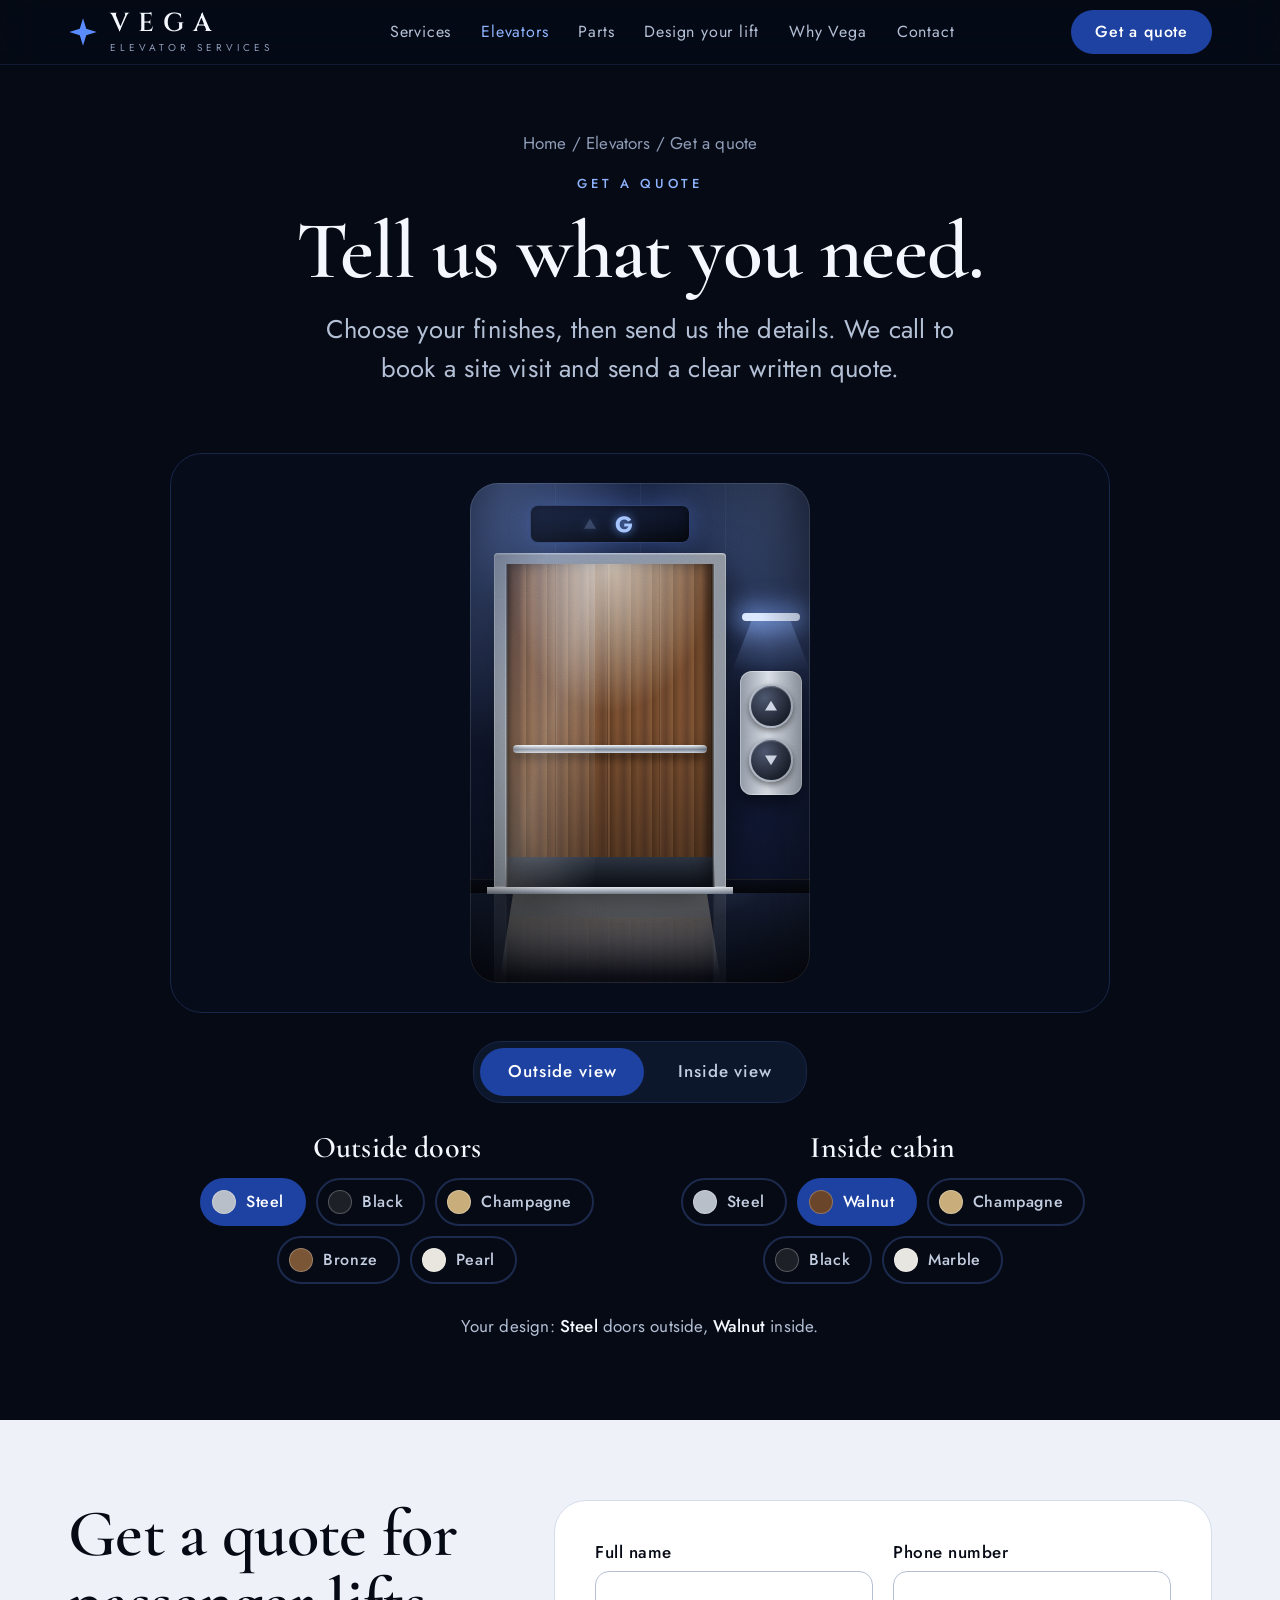
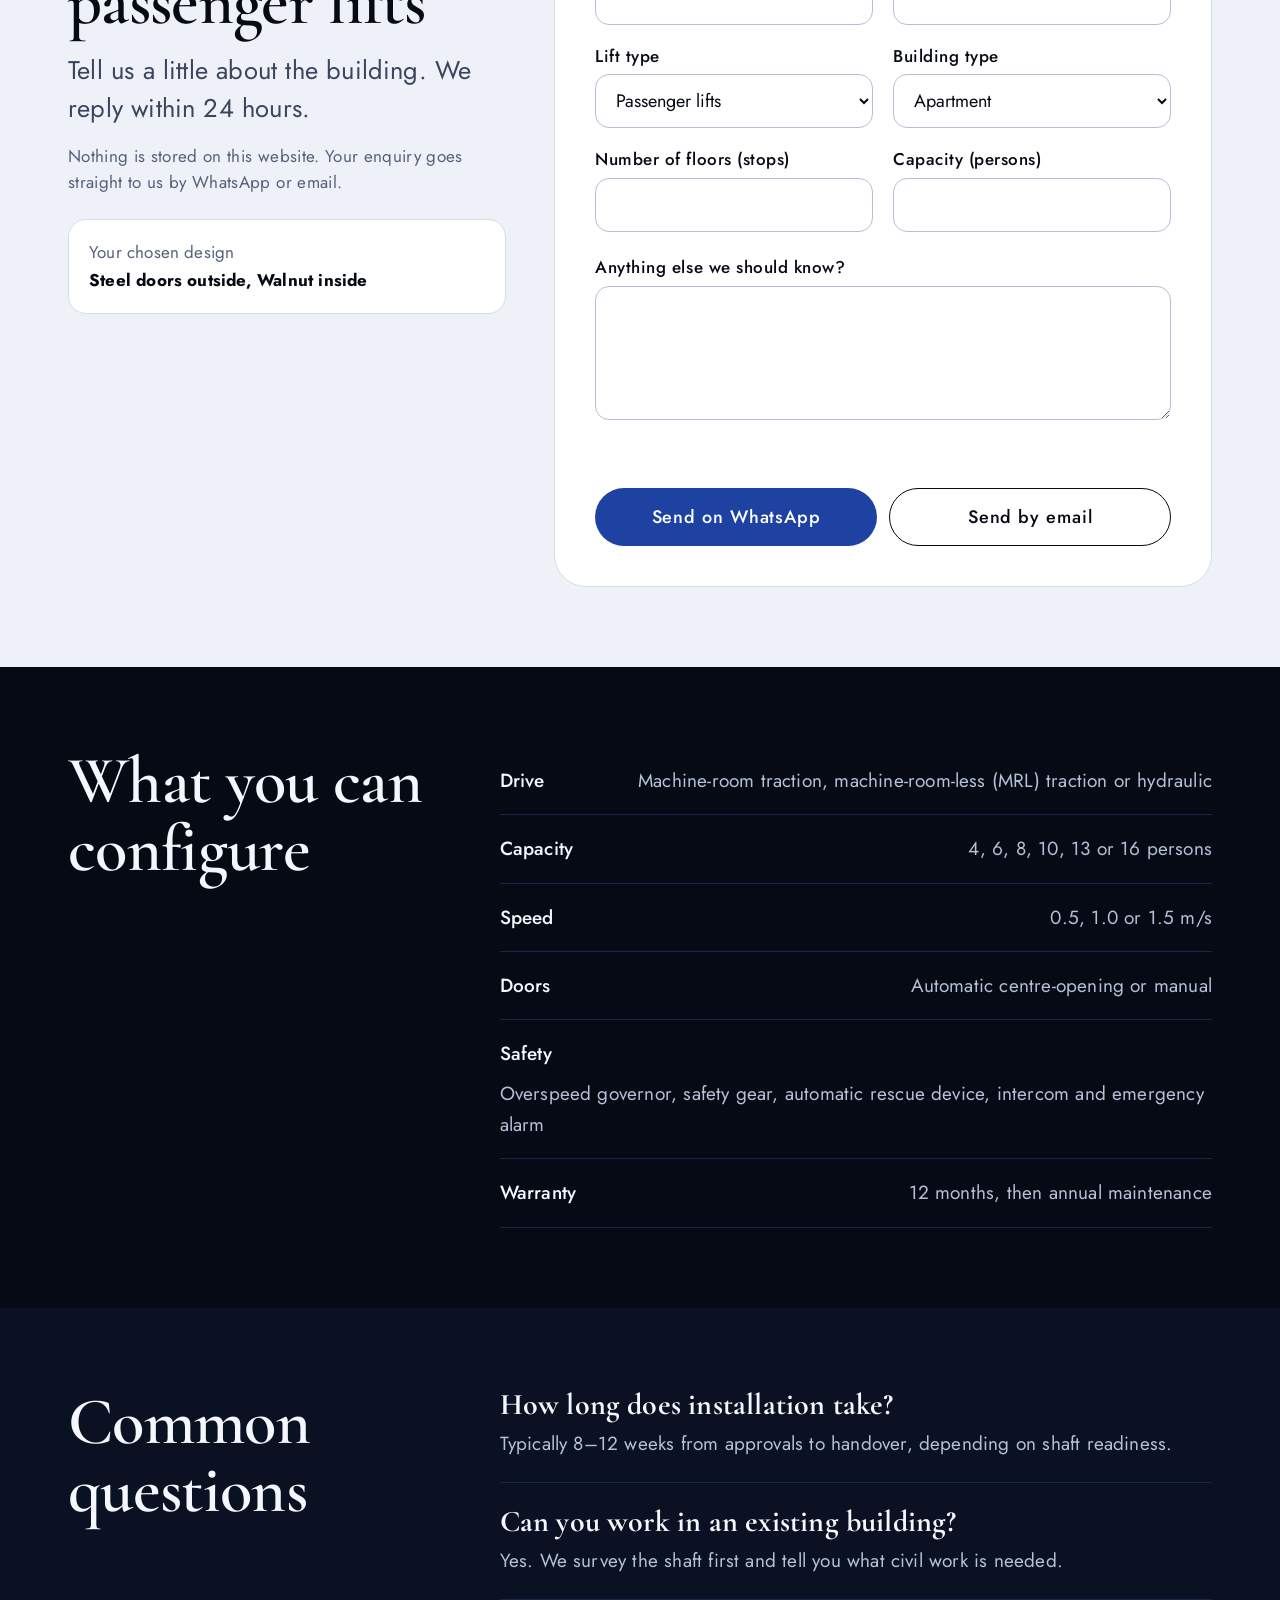
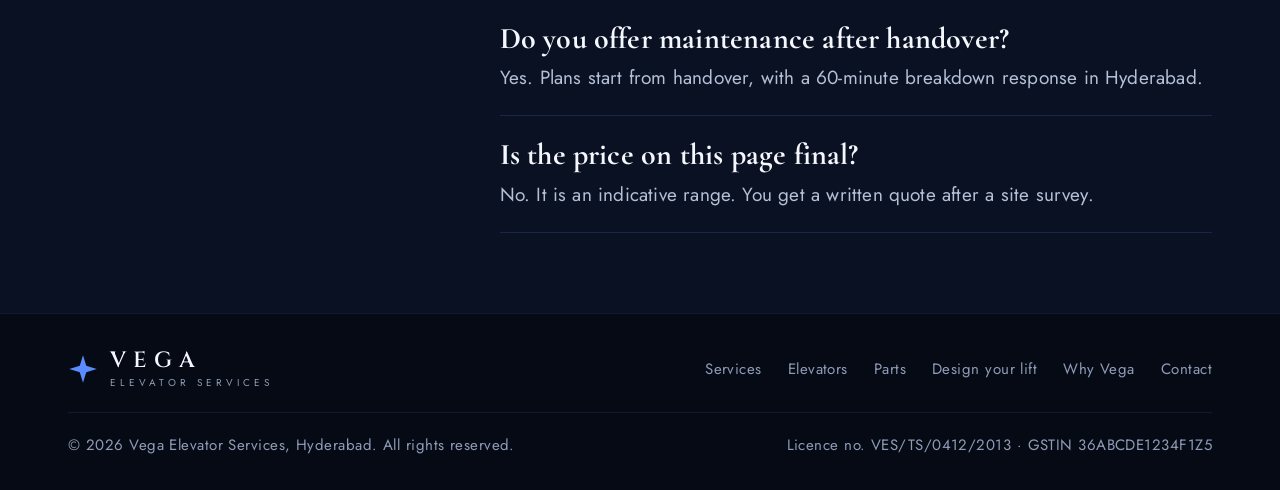
<file: quote.html>
<!DOCTYPE html>
<html lang="en">
<head>
  <meta charset="utf-8">
  <meta name="viewport" content="width=device-width, initial-scale=1">
  <title>Get a lift quote | Vega Elevator Services, Hyderabad</title>
  <meta name="description" content="Request a quote for a passenger, home, hospital, goods or glass lift in Hyderabad. Choose your finishes and send your enquiry on WhatsApp or email.">
  <meta name="theme-color" content="#060A14">
  <link rel="icon" href="assets/images/favicon.svg" type="image/svg+xml">
  <link rel="preconnect" href="https://fonts.googleapis.com">
  <link rel="preconnect" href="https://fonts.gstatic.com" crossorigin>
  <link href="https://fonts.googleapis.com/css2?family=Cinzel:wght@500;600;700&family=Cormorant+Garamond:ital,wght@0,500;0,600;0,700;1,600;1,700&family=Jost:wght@300;400;500;600;700&display=swap" rel="stylesheet">
  <link rel="stylesheet" href="assets/css/styles.css">
  <link rel="stylesheet" href="assets/css/lift.css">
</head>
<body data-page="quote">

  <header data-component="header"></header>

  <main>
    <section class="page-hero">
      <div class="wrap">
        <div class="crumbs"><a href="index.html">Home</a> / <a href="index.html#types">Elevators</a> / Get a quote</div>
        <span class="eyebrow">Get a quote</span>
        <h1>Tell us what you need.</h1>
        <p class="lead">Choose your finishes, then send us the details. We call to book a site visit and send a clear written quote.</p>
      </div>
    </section>

    <!-- Design tool -->
    <section class="band" style="padding-top:28px">
      <div class="wrap"><div data-designer></div></div>
    </section>

    <!-- Quote form -->
    <section class="band band-light" id="quote">
      <div class="wrap quote-layout">
        <div class="quote-side">
          <h2 id="quote-title">Get a quote</h2>
          <p>Tell us a little about the building. We reply within <span data-bind="business.responseTime">24 hours</span>.</p>
          <p class="fine">Nothing is stored on this website. Your enquiry goes straight to us by WhatsApp or email.</p>
          <div class="chosen"><span>Your chosen design</span><strong id="chosen-design"></strong></div>
        </div>

        <form class="quote-box" id="quote-form" novalidate>
          <div id="quote-fields" style="display:flex;flex-direction:column;gap:24px">
            <div class="form-grid">
              <div class="field"><label for="q-name">Full name</label><input class="input" id="q-name" type="text" autocomplete="name"></div>
              <div class="field"><label for="q-phone">Phone number</label><input class="input" id="q-phone" type="tel" autocomplete="tel"></div>
              <div class="field"><label for="q-type">Lift type</label><select class="input" id="q-type"></select></div>
              <div class="field"><label for="q-building">Building type</label>
                <select class="input" id="q-building">
                  <option>Apartment</option><option>Office</option><option>Hospital</option><option>Retail or mall</option><option>Factory or warehouse</option><option>House or villa</option><option>Other</option>
                </select></div>
              <div class="field"><label for="q-stops">Number of floors (stops)</label><input class="input" id="q-stops" type="number" min="2"></div>
              <div class="field"><label for="q-cap">Capacity (persons)</label><input class="input" id="q-cap" type="number" min="1"></div>
            </div>
            <div class="field"><label for="q-notes">Anything else we should know?</label><textarea class="input" id="q-notes" rows="4"></textarea></div>
            <div class="form-error" id="form-error" role="alert"></div>
            <div class="form-actions">
              <button class="btn" type="button" id="send-whatsapp">Send on WhatsApp</button>
              <button class="btn btn-outline-ink" type="button" id="send-email">Send by email</button>
            </div>
          </div>
          <div class="thanks" id="quote-thanks" hidden>
            <h3>Thank you. Your enquiry is ready to send.</h3>
            <p>Your WhatsApp or email app has opened with the details filled in. Press send and we reply within <span data-bind="business.responseTime">24 hours</span>.</p>
          </div>
        </form>
      </div>
    </section>

    <section class="band">
      <div class="wrap">
        <div class="split">
          <h2>What you can configure</h2>
          <div class="facts" id="facts"></div>
        </div>
      </div>
    </section>

    <section class="band band-alt">
      <div class="wrap">
        <div class="split">
          <h2>Common questions</h2>
          <div class="faq" id="faq"></div>
        </div>
      </div>
    </section>
  </main>

  <footer data-component="footer"></footer>

  <script src="assets/js/config.js"></script>
  <script src="assets/js/parts-data.js"></script>
  <script src="assets/js/scenes.js"></script>
  <script src="assets/js/part-art.js"></script>
  <script src="assets/js/lift.js"></script>
  <script src="assets/js/site.js"></script>
</body>
</html>
</file>
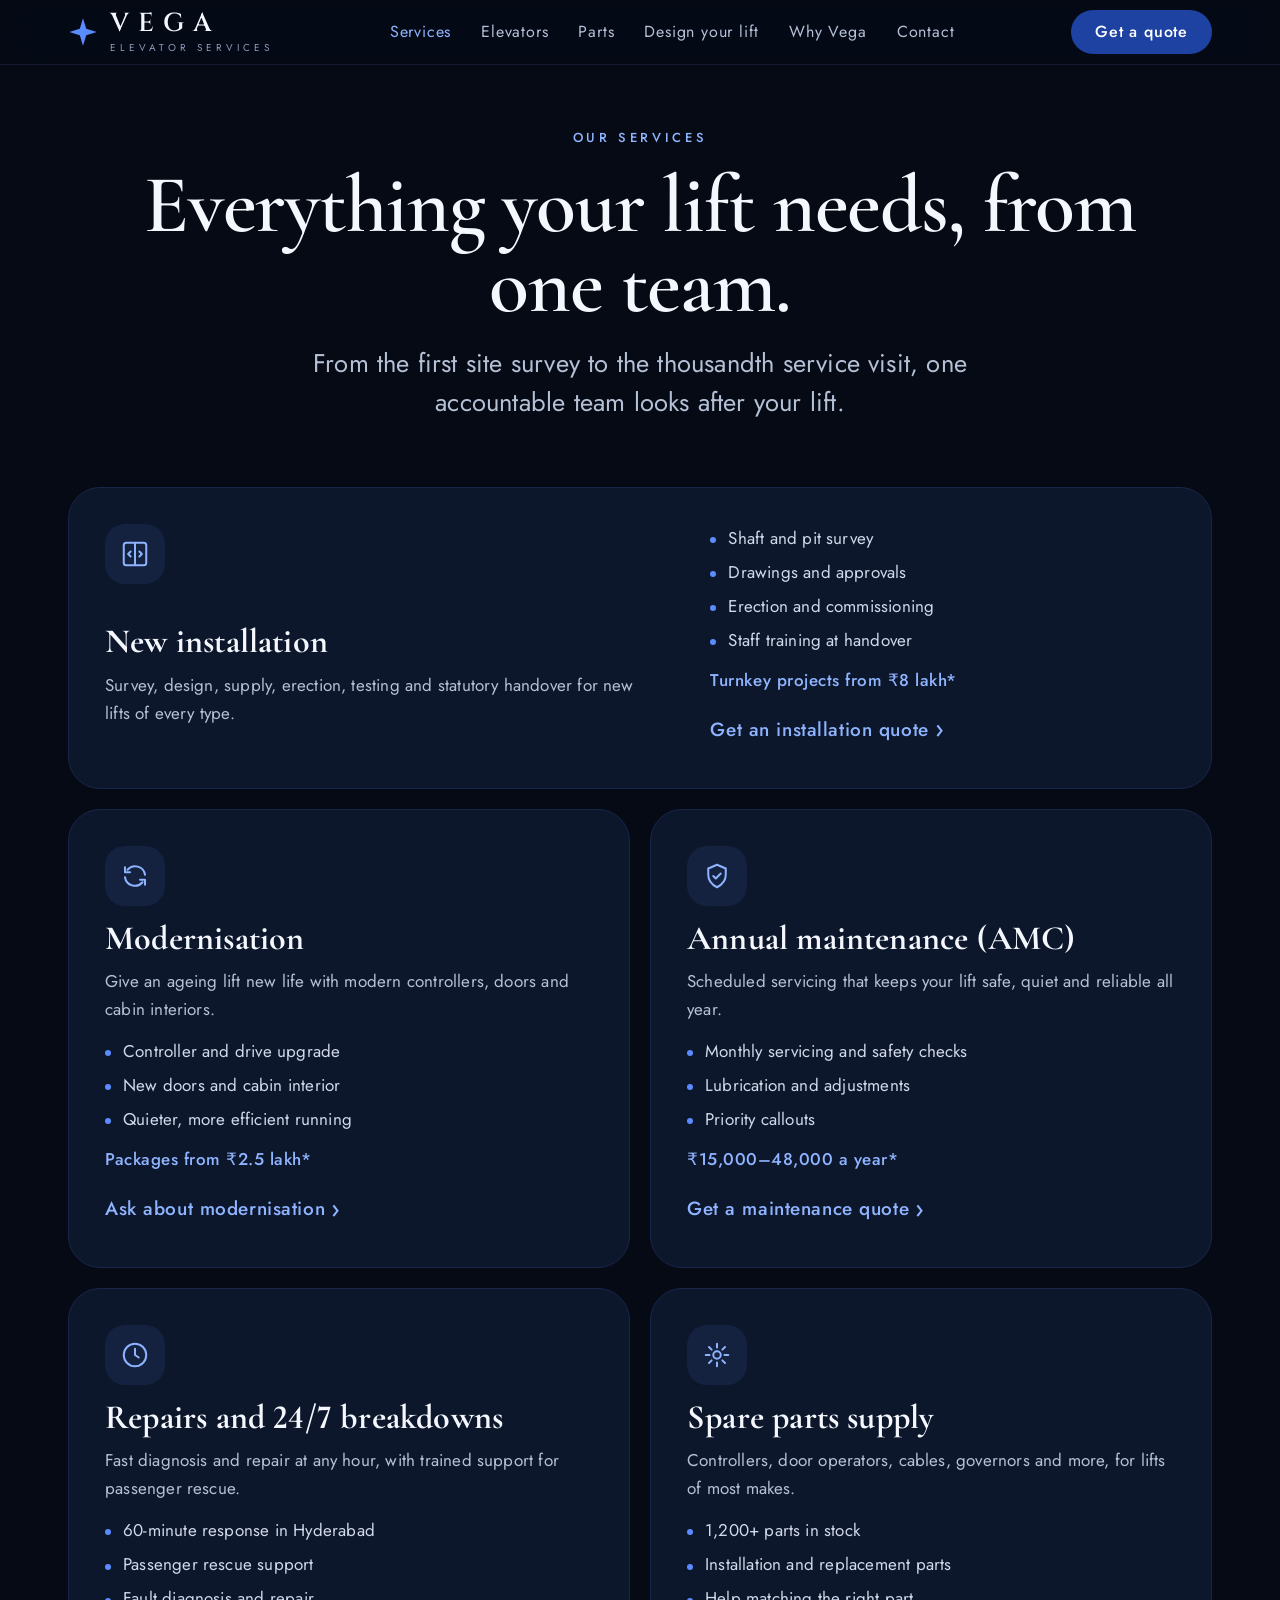
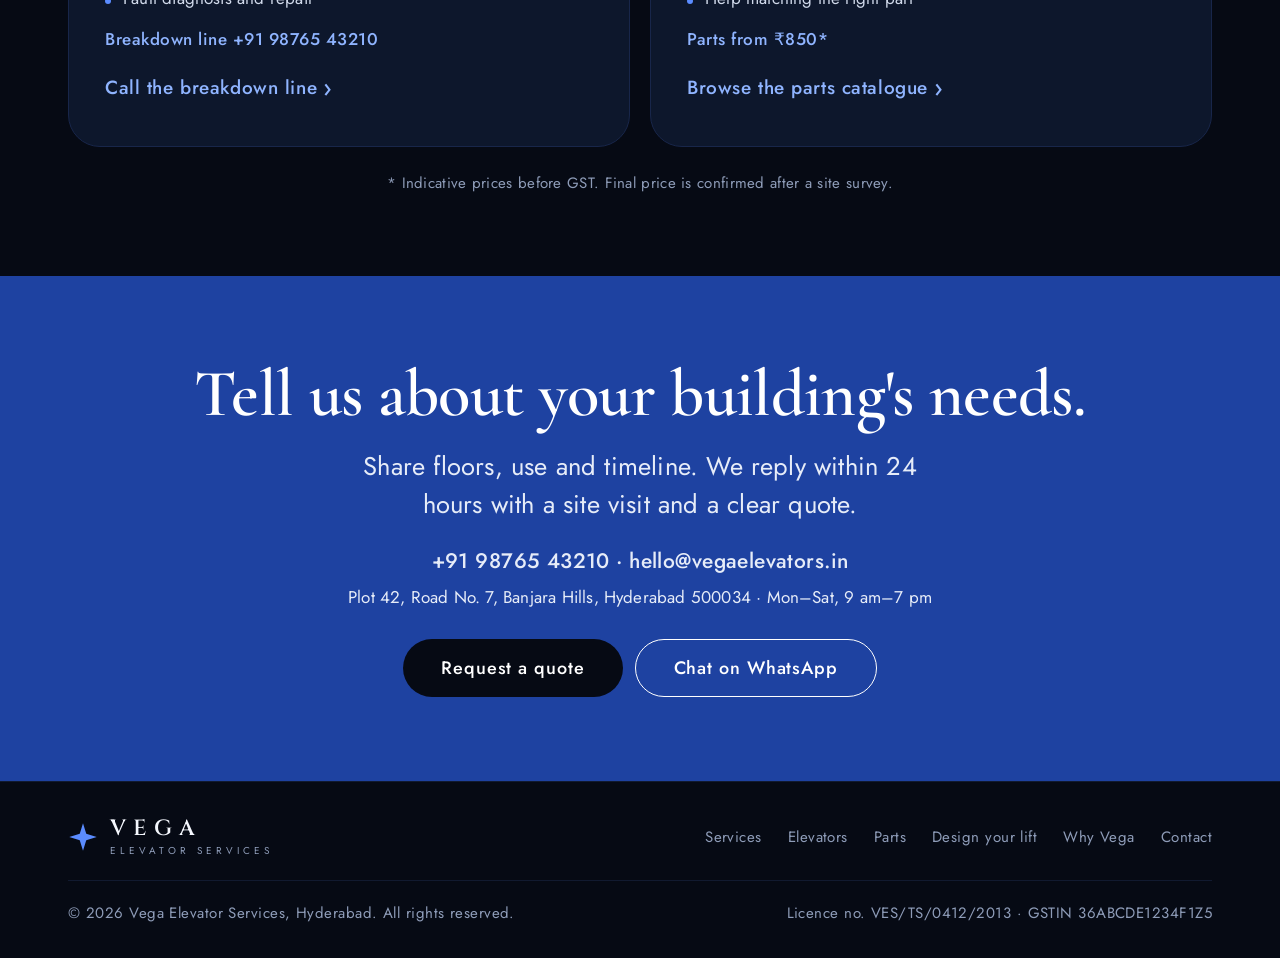
<file: services.html>
<!DOCTYPE html>
<html lang="en">
<head>
  <meta charset="utf-8">
  <meta name="viewport" content="width=device-width, initial-scale=1">
  <title>Lift services: installation, modernisation, maintenance, repairs | Vega Elevator Services</title>
  <meta name="description" content="Lift installation, modernisation, annual maintenance, 24/7 breakdown repairs and spare parts supply in Hyderabad from Vega Elevator Services.">
  <meta name="theme-color" content="#060A14">
  <link rel="icon" href="assets/images/favicon.svg" type="image/svg+xml">
  <link rel="preconnect" href="https://fonts.googleapis.com">
  <link rel="preconnect" href="https://fonts.gstatic.com" crossorigin>
  <link href="https://fonts.googleapis.com/css2?family=Cinzel:wght@500;600;700&family=Cormorant+Garamond:ital,wght@0,500;0,600;0,700;1,600;1,700&family=Jost:wght@300;400;500;600;700&display=swap" rel="stylesheet">
  <link rel="stylesheet" href="assets/css/styles.css">
  <link rel="stylesheet" href="assets/css/lift.css">
</head>
<body data-page="services">

  <header data-component="header"></header>

  <main>
    <section class="page-hero">
      <div class="wrap">
        <span class="eyebrow">Our services</span>
        <h1>Everything your lift needs, from one team.</h1>
        <p class="lead">From the first site survey to the thousandth service visit, one accountable team looks after your lift.</p>
      </div>
    </section>

    <section class="band" style="padding-top:28px">
      <div class="wrap">
        <div class="bento" id="services-bento"></div>
        <p class="fine" style="text-align:center;margin-top:24px">* Indicative prices before GST. Final price is confirmed after a site survey.</p>
      </div>
    </section>

    <!-- Contact (blue band, built by site.js) -->
    <section data-component="contact"></section>
  </main>

  <footer data-component="footer"></footer>

  <script src="assets/js/config.js"></script>
  <script src="assets/js/parts-data.js"></script>
  <script src="assets/js/scenes.js"></script>
  <script src="assets/js/part-art.js"></script>
  <script src="assets/js/lift.js"></script>
  <script src="assets/js/site.js"></script>
</body>
</html>
</file>
<file: assets/css/styles.css>
/* ==========================================================================
   VEGA ELEVATOR SERVICES - STYLES (redesign)

   Colours, fonts and text sizes live in the :root block below.
   Change a value there and it changes everywhere on the site.
   (The lift animation styles are in lift.css.)
   ========================================================================== */

:root {
  /* ----- Colours ----- */
  --bg: #060A14;          /* page background (deep navy) */
  --bg-2: #0A1122;        /* alternate dark sections */
  --card: #0D172C;        /* cards on dark */
  --line: #18264A;        /* borders on dark */
  --line-soft: #111A30;   /* hairlines on dark */
  --heading: #F4F7FD;     /* headings on dark */
  --text: #E6ECF8;        /* body text on dark */
  --soft: #B4C0D6;        /* secondary text on dark */
  --muted: #8E9CB8;       /* small print on dark */
  --blue: #1E42A1;        /* EVERY blue button and the blue contact band */
  --blue-light: #8FB4FF;  /* blue accents on dark */
  --star: #5B8CFF;
  --platinum: #EEF2F8;    /* light sections */
  --ink: #060A14;
  --ink-soft: #3A4660;
  --ink-muted: #55617A;
  --accent-dark: #1F4BC4; /* blue accents on light */
  --card-line: #D5DDEB;

  /* ----- Fonts ----- */
  --serif: 'Cormorant Garamond', 'Cormorant', Georgia, serif;   /* headlines, numbers */
  --sans: 'Jost', 'Helvetica Neue', Arial, sans-serif;           /* text, buttons, menu */
  --brand: 'Cinzel', 'Cormorant Garamond', Georgia, serif;       /* the VEGA wordmark only */

  /* ----- Text sizes (one scale for the whole site) ----- */
  --fs-display: clamp(56px, 8vw, 108px);   /* main headline */
  --fs-h2: clamp(42px, 5.2vw, 72px);       /* section headings */
  --fs-h3: 34px;                           /* card and tile titles */
  --fs-lead: clamp(20px, 2vw, 26px);       /* intro paragraphs */
  --fs-body: 19px;                         /* normal text */
  --fs-small: 17px;                        /* secondary text, menu */
  --fs-fine: 15px;                         /* footnotes */
  --fs-label: 13px;                        /* small labels */

  --header-h: 64px;
}

* { box-sizing: border-box; }
html { scroll-behavior: smooth; scroll-padding-top: calc(var(--header-h) + 16px); }
body {
  margin: 0; background: var(--bg); color: var(--text);
  font: 400 var(--fs-body)/1.65 var(--sans); letter-spacing: .01em;
  -webkit-font-smoothing: antialiased; text-rendering: optimizeLegibility;
}
a { color: inherit; text-decoration: none; }
a:hover { color: var(--blue-light); }
img, video { max-width: 100%; display: block; }
h1, h2, h3, h4 { font-family: var(--serif); margin: 0; font-weight: 600; color: var(--heading); font-feature-settings: 'lnum' 1; }
p { margin: 0; }
button { font-family: inherit; }
:focus-visible { outline: 2px solid var(--blue-light); outline-offset: 3px; }

.wrap { max-width: 1240px; margin: 0 auto; padding: 0 48px; }
.band { padding: 80px 0; }
.band-alt { background: var(--bg-2); }
.band-light { background: var(--platinum); color: var(--ink); }
.band-light h2, .band-light h3 { color: var(--ink); }
.band-light a:hover { color: var(--accent-dark); }

h1 { font-size: var(--fs-display); line-height: .98; letter-spacing: -.014em; }
h2 { font-size: var(--fs-h2); line-height: 1.02; letter-spacing: -.01em; }
h3 { font-size: var(--fs-h3); line-height: 1.1; font-weight: 700; }
.eyebrow { font: 500 var(--fs-label)/1.4 var(--sans); letter-spacing: .28em; text-transform: uppercase; color: var(--blue-light); }
.lead { font-size: var(--fs-lead); line-height: 1.55; color: var(--soft); }
.fine { font-size: var(--fs-fine); color: var(--muted); letter-spacing: .02em; }
.band-light .fine { color: var(--ink-muted); }
.band-light .lead { color: var(--ink-soft); }

/* centered heading block used at the top of every section */
.band-head { display: flex; flex-direction: column; align-items: center; text-align: center; gap: 16px; max-width: 880px; margin: 0 auto 44px; }
.band-head .lead { max-width: 640px; }

/* ---------- Buttons: one blue everywhere ---------- */
.btn {
  display: inline-flex; align-items: center; justify-content: center; gap: 8px;
  height: 58px; padding: 0 38px; border-radius: 29px; border: 0; cursor: pointer;
  background: var(--blue); color: #fff; font: 500 18px/1 var(--sans); letter-spacing: .05em; text-align: center;
}
.btn:hover { background: var(--blue); color: #fff; box-shadow: 0 0 0 3px rgba(134, 174, 255, .35); }
.btn-sm { height: 44px; padding: 0 24px; font-size: 16px; border-radius: 22px; }
.btn-dark { background: #060A14; }
.btn-dark:hover { background: #060A14; }
.btn-white { background: transparent; border: 1.5px solid #fff; }
.btn-white:hover { background: rgba(255, 255, 255, .12); box-shadow: none; }
.btn-outline-ink { background: transparent; color: var(--ink); border: 1.5px solid var(--ink); }
.btn-outline-ink:hover { background: rgba(6, 10, 20, .06); color: var(--ink); box-shadow: none; }
.chip {
  display: inline-flex; align-items: center; height: 48px; padding: 0 24px; border-radius: 24px;
  background: var(--blue); border: 1px solid rgba(134, 174, 255, .28); color: #fff;
  font: 500 16px/1 var(--sans); letter-spacing: .04em;
}
.chip:hover { background: var(--blue); color: #fff; box-shadow: 0 0 0 3px rgba(134, 174, 255, .35); }
.link-u { text-decoration: underline; text-underline-offset: 4px; font-weight: 500; letter-spacing: .03em; display: inline-flex; align-items: center; min-height: 44px; }
.link-arrow { font-weight: 500; letter-spacing: .03em; color: var(--blue-light); display: inline-flex; align-items: center; gap: 6px; min-height: 44px; }
.link-arrow::after { content: '\203A'; font-size: 1.3em; line-height: 1; }
.band-light .link-arrow { color: var(--accent-dark); }

/* ---------- Header ---------- */
.site-header {
  position: sticky; top: 0; z-index: 50; background: rgba(6, 10, 20, .8);
  -webkit-backdrop-filter: saturate(180%) blur(20px); backdrop-filter: saturate(180%) blur(20px);
  border-bottom: 1px solid var(--line-soft);
}
.header-in {
  display: flex; align-items: center; justify-content: space-between; flex-wrap: wrap;
  gap: 8px 28px; max-width: 1240px; min-height: var(--header-h); margin: 0 auto; padding: 0 48px;
}
.logo { display: flex; align-items: center; gap: 12px; }
.logo b { display: block; font: 600 26px/1 var(--brand); letter-spacing: .34em; color: var(--heading); }
.logo small { display: block; margin-top: 6px; font: 400 10px/1 var(--sans); letter-spacing: .4em; text-transform: uppercase; color: var(--muted); }
.nav { display: flex; gap: 4px 30px; font: 400 16px/1 var(--sans); letter-spacing: .05em; }
.nav a { padding: 12px 0; color: var(--soft); }
.nav a:hover { color: var(--heading); }
.nav a.active { color: var(--blue-light); }
.nav-toggle {
  display: none; width: 44px; height: 44px; border-radius: 22px; border: 1.5px solid #1F2C4D;
  background: transparent; color: var(--text); align-items: center; justify-content: center; cursor: pointer;
}

/* ---------- Opening story: the lift doors open as you scroll ---------- */
.story { position: relative; height: calc(100vh - var(--header-h) + 150vh); }
.story-stage { position: sticky; top: var(--header-h); height: calc(100vh - var(--header-h)); display: flex; align-items: center; }
.story-grid { display: grid; grid-template-columns: minmax(0, 1.08fr) minmax(0, .92fr); gap: 40px; align-items: center; width: 100%; }
.story-copy { display: flex; flex-direction: column; align-items: flex-start; gap: 28px; }
.story-copy h1 { font-size: clamp(54px, 6.4vw, 96px); }
.story-copy .lead { max-width: 540px; }
.hero-services { display: flex; flex-direction: column; gap: 14px; }
.hero-services > span { font: 500 var(--fs-label)/1.4 var(--sans); letter-spacing: .26em; text-transform: uppercase; color: var(--muted); }
.chips { display: flex; flex-wrap: wrap; gap: 10px; }
.story-lift { display: flex; justify-content: center; }
.story-lift-box { position: relative; width: 340px; height: 500px; }
.story-lift-box > div { position: absolute; left: 0; top: 0; transform-origin: 0 0; transform: scale(var(--k, 1)); }
.story-hint { position: absolute; left: 50%; bottom: 14px; transform: translateX(-50%); font: 500 var(--fs-label)/1 var(--sans); letter-spacing: .26em; text-transform: uppercase; color: var(--muted); transition: opacity .4s; }
.story.no-pin { height: auto; }
.story.no-pin .story-stage { position: static; height: auto; padding: 36px 0 56px; }
.story.no-pin .story-hint { display: none; }
.hero-media video { width: 340px; height: 500px; object-fit: cover; border-radius: 28px; }

/* ---------- Lift types: a swipeable rail ---------- */
.rail-wrap { position: relative; }
.rail {
  display: flex; gap: 22px; overflow-x: auto; scroll-snap-type: x mandatory; scrollbar-width: none;
  padding: 6px max(24px, calc((100% - 1240px) / 2 + 48px)) 28px; scroll-padding-inline: max(24px, calc((100% - 1240px) / 2 + 48px));
}
.rail::-webkit-scrollbar { display: none; }
.type-card { flex: 0 0 min(420px, 84vw); scroll-snap-align: start; display: flex; flex-direction: column; background: #fff; border: 1px solid var(--card-line); border-radius: 28px; overflow: hidden; }
.type-media { height: 300px; background: #0B1224; display: flex; align-items: center; justify-content: center; }
.type-media > img, .type-media > video { width: 100%; height: 100%; object-fit: cover; }
.type-body { display: flex; flex-direction: column; gap: 8px; padding: 26px 28px 28px; flex: 1; }
.type-body p { font-size: var(--fs-small); color: var(--ink-soft); }
.type-body .price { font: 500 var(--fs-small)/1.5 var(--sans); letter-spacing: .03em; color: var(--accent-dark); }
.type-body a.link-arrow { margin-top: auto; padding-top: 6px; }
.rail-nav { display: flex; justify-content: center; gap: 12px; margin-top: 4px; }
.rail-btn { width: 52px; height: 52px; border-radius: 26px; border: 0; background: var(--blue); color: #fff; font-size: 26px; line-height: 1; cursor: pointer; display: flex; align-items: center; justify-content: center; }
.rail-btn:disabled { opacity: .35; cursor: default; }
.scene { position: relative; width: 340px; height: 280px; overflow: hidden; border-radius: 20px; background: #0A1022; font-family: var(--sans); }
.scene-inner { position: absolute; inset: 0; transform-origin: 50% 60%; animation: push 18s ease-in-out infinite alternate; }
.scene-glint { position: absolute; left: 0; top: 0; width: 110px; height: 100%; pointer-events: none; background: linear-gradient(105deg, rgba(255,255,255,0), rgba(255,255,255,.14), rgba(255,255,255,0)); animation: glint-wide 14s ease-in-out infinite alternate; }
.scene-vignette { position: absolute; inset: 0; pointer-events: none; background: radial-gradient(ellipse at 50% 45%, rgba(0,0,0,0) 58%, rgba(0,0,0,.38) 100%); }
@keyframes push { from { transform: scale(1); } to { transform: scale(1.05); } }
@keyframes glint-wide { from { transform: translateX(-120px); } to { transform: translateX(400px); } }

/* ---------- Parts ---------- */
.part-grid { display: grid; grid-template-columns: repeat(auto-fill, minmax(260px, 1fr)); gap: 20px; }
.part { display: flex; flex-direction: column; gap: 8px; background: var(--card); border: 1px solid var(--line); border-radius: 28px; padding: 20px 20px 24px; }
.part .cat { font: 500 var(--fs-label)/1.4 var(--sans); letter-spacing: .22em; text-transform: uppercase; color: var(--muted); padding: 0 6px; }
.part h3 { font-size: 30px; line-height: 1.1; padding: 0 6px; }
.part .price { font: 500 18px/1.4 var(--sans); letter-spacing: .03em; color: var(--blue-light); padding: 0 6px; }
.part .no { font-size: var(--fs-fine); color: var(--muted); padding: 0 6px; }
.part .ph { position: relative; height: 170px; border-radius: 20px; background: linear-gradient(180deg, #16223F, #0E1830); overflow: hidden; display: flex; align-items: center; justify-content: center; margin-bottom: 8px; }
.part .ph svg { width: 78%; height: 78%; }
.part .ph img { position: absolute; inset: 0; width: 100%; height: 100%; object-fit: contain; background: #F4F6FA; padding: 8px; }
.part .btn, .part .link-arrow { margin: 6px 6px 0; align-self: flex-start; }
.part .credit { font-size: 12px; color: var(--muted); line-height: 1.4; padding: 0 6px; }
.part .credit a { text-decoration: underline; text-underline-offset: 3px; }
.band-foot { display: flex; flex-direction: column; align-items: center; gap: 12px; margin-top: 36px; text-align: center; }

/* ---------- Design your lift ---------- */
.designer { max-width: 940px; margin: 0 auto; display: flex; flex-direction: column; gap: 28px; }
.stage-box { width: 100%; height: 560px; background: #070C1A; border: 1px solid var(--line); border-radius: 32px; display: flex; align-items: center; justify-content: center; }
.designer .cabin { height: 560px; border-radius: 32px; }
.designer-controls { display: flex; flex-direction: column; align-items: center; gap: 28px; }
.tabs { display: inline-flex; gap: 6px; padding: 6px; background: var(--card); border: 1px solid var(--line); border-radius: 28px; }
.tab { height: 48px; padding: 0 28px; border: 0; border-radius: 24px; background: transparent; color: #C3CDE0; font: 500 17px/1 var(--sans); letter-spacing: .05em; cursor: pointer; }
.tab[aria-pressed="true"] { background: var(--blue); color: #fff; }
.designer-picks { display: grid; grid-template-columns: repeat(2, minmax(0, 1fr)); gap: 32px; width: 100%; }
.pick-group { display: flex; flex-direction: column; align-items: center; gap: 14px; }
.pick-group > span { font: 600 30px/1.1 var(--serif); color: var(--heading); }
.pick-row { display: flex; flex-wrap: wrap; justify-content: center; gap: 10px; }
.pick {
  display: inline-flex; align-items: center; gap: 10px; height: 48px; padding: 0 20px 0 10px; border-radius: 24px;
  border: 2px solid #1C2A4D; background: transparent; color: #C3CDE0; font: 500 16px/1 var(--sans); letter-spacing: .04em; cursor: pointer;
}
.pick i { width: 24px; height: 24px; border-radius: 12px; border: 1px solid rgba(255,255,255,.25); display: inline-block; }
.pick[aria-pressed="true"] { border-color: var(--blue); background: var(--blue); color: #fff; }
.design-summary { display: flex; flex-direction: column; align-items: center; gap: 16px; text-align: center; color: var(--soft); font-size: var(--fs-small); }
.design-summary strong { color: var(--heading); font-weight: 500; }

/* ---------- Why / process ---------- */
.why-points { display: flex; flex-wrap: wrap; justify-content: center; gap: 10px; margin-bottom: 44px; }
.why-points span { display: inline-flex; align-items: center; height: 44px; padding: 0 22px; border-radius: 22px; border: 1px solid var(--line); background: var(--card); color: #D0D9EA; font-size: var(--fs-small); }
.timeline { display: grid; grid-template-columns: repeat(5, minmax(0, 1fr)); gap: 28px; }
.tl-step { display: flex; flex-direction: column; gap: 10px; padding-top: 22px; border-top: 1px solid var(--line); }
.tl-step > b { width: 48px; height: 48px; border-radius: 24px; background: var(--blue); color: #fff; display: flex; align-items: center; justify-content: center; font: 600 24px var(--serif); }
.tl-step h3 { font-size: 28px; line-height: 1.1; }
.tl-step p { color: var(--soft); font-size: var(--fs-small); }

/* ---------- Numbers band ---------- */
.stats-band { border-top: 1px solid var(--line-soft); background: var(--bg); padding: 56px 0; }
.stats { display: grid; grid-template-columns: repeat(auto-fit, minmax(200px, 1fr)); gap: 32px; text-align: center; }
.stats > div { display: flex; flex-direction: column; gap: 6px; padding: 8px 12px; }
.stats > div + div { border-left: 1px solid var(--line); }
.stats b { font: 600 clamp(56px, 7vw, 88px)/1 var(--serif); color: var(--blue-light); font-feature-settings: 'lnum' 1; }
.stats span { font: 500 var(--fs-label)/1.5 var(--sans); letter-spacing: .24em; text-transform: uppercase; color: var(--muted); }

/* ---------- Brand scroll ---------- */
.brands { border-top: 1px solid var(--line-soft); border-bottom: 1px solid var(--line-soft); padding: 44px 0 48px; overflow: hidden; background: var(--bg); }
.brands-label { text-align: center; font: 500 var(--fs-label)/1.4 var(--sans); letter-spacing: .28em; text-transform: uppercase; color: var(--muted); margin-bottom: 26px; }
.brands-mask { overflow: hidden; -webkit-mask-image: linear-gradient(90deg, transparent, #000 12%, #000 88%, transparent); mask-image: linear-gradient(90deg, transparent, #000 12%, #000 88%, transparent); }
.brands-track { display: flex; width: max-content; animation: marquee 50s linear infinite; }
.brands-track:hover { animation-play-state: paused; }
.brand { display: flex; align-items: center; gap: 12px; margin-right: 80px; color: #7F8DAB; white-space: nowrap; }
.brand img { height: 36px; width: auto; opacity: .75; }
.brand-sans { font: 600 18px var(--sans); letter-spacing: .24em; }
.brand-sans-b { font: 500 20px var(--sans); letter-spacing: .1em; }
.brand-serif { font: 700 30px var(--serif); }
.brand-serif-i { font: 700 30px var(--serif); font-style: italic; }
@keyframes marquee { from { transform: translateX(0); } to { transform: translateX(-50%); } }

/* ---------- Contact band (same blue as the buttons) ---------- */
.contact-band { background: var(--blue); color: #fff; padding: 84px 0; }
.contact-band h2 { color: #fff; }
.contact-band a:hover { color: #fff; }
.contact-in { display: flex; flex-direction: column; align-items: center; text-align: center; gap: 20px; }
.contact-in p { font-size: var(--fs-lead); max-width: 620px; color: #E6ECF8; line-height: 1.5; }
.contact-lines { display: flex; flex-direction: column; gap: 4px; font-size: var(--fs-small); color: #E6ECF8; }
.contact-lines b { font-weight: 500; font-size: 21px; letter-spacing: .02em; }
.contact-actions { display: flex; flex-wrap: wrap; justify-content: center; gap: 12px; margin-top: 8px; }

/* ---------- Footer ---------- */
.site-footer { border-top: 1px solid var(--line-soft); padding: 36px 0 32px; color: var(--muted); font-size: 15px; letter-spacing: .03em; }
.footer-top { display: flex; flex-wrap: wrap; justify-content: space-between; align-items: center; gap: 20px; padding-bottom: 24px; margin-bottom: 20px; border-bottom: 1px solid var(--line-soft); }
.footer-nav { display: flex; flex-wrap: wrap; gap: 8px 26px; }
.footer-bottom { display: flex; flex-wrap: wrap; justify-content: space-between; gap: 10px; }

/* ---------- Inner pages (services, parts, quote) ---------- */
.page-hero { padding: 64px 0 36px; text-align: center; }
.page-hero .wrap { display: flex; flex-direction: column; align-items: center; gap: 18px; }
.page-hero h1 { font-size: clamp(48px, 6.4vw, 92px); max-width: 1000px; }
.page-hero .lead { max-width: 660px; }
.crumbs { font-size: var(--fs-small); color: var(--muted); }

.bento { display: grid; grid-template-columns: repeat(2, minmax(0, 1fr)); gap: 20px; }
.tile { display: flex; flex-direction: column; gap: 14px; background: var(--card); border: 1px solid var(--line); border-radius: 32px; padding: 36px; scroll-margin-top: 90px; }
.tile-wide { grid-column: 1 / -1; display: grid; grid-template-columns: minmax(0, 1.2fr) minmax(0, 1fr); column-gap: 48px; row-gap: 14px; align-items: start; align-content: center; }
.tile-wide .tile-icon { grid-column: 1; }
.tile-wide .tile-text { grid-column: 1; }
.tile-wide .tile-side { grid-column: 2; grid-row: 1 / span 2; align-self: center; }
.tile-icon { width: 60px; height: 60px; border-radius: 20px; background: #14213F; color: var(--blue-light); display: flex; align-items: center; justify-content: center; }
.tile-text { display: flex; flex-direction: column; gap: 10px; }
.tile-text p { color: var(--soft); font-size: var(--fs-small); }
.tile-side { display: flex; flex-direction: column; gap: 14px; }
.tile-inc { display: flex; flex-direction: column; gap: 6px; font-size: var(--fs-small); color: #D0D9EA; padding-left: 0; }
.tile-inc span::before { content: ''; display: inline-block; width: 6px; height: 6px; border-radius: 3px; background: var(--star); margin-right: 12px; vertical-align: middle; }
.tile-note { font: 500 var(--fs-small)/1.5 var(--sans); letter-spacing: .03em; color: var(--blue-light); }

.toolbar { display: flex; flex-direction: column; align-items: center; gap: 18px; margin-bottom: 32px; }
.toolbar .field { width: 100%; max-width: 560px; }
.field { display: flex; flex-direction: column; gap: 6px; }
.field label { font: 500 var(--fs-small)/1.4 var(--sans); letter-spacing: .03em; }
.input { height: 56px; padding: 0 22px; border: 1.5px solid #1F2C4D; border-radius: 28px; background: var(--card); color: var(--text); font: 400 18px var(--sans); width: 100%; }
.cat-row { display: flex; flex-wrap: wrap; justify-content: center; gap: 10px; }
.cat-btn { height: 46px; padding: 0 22px; border-radius: 23px; border: 2px solid #1F2C4D; background: transparent; color: #C3CDE0; font: 500 16px/1 var(--sans); letter-spacing: .04em; cursor: pointer; }
.cat-btn[aria-pressed="true"] { border-color: var(--blue); background: var(--blue); color: #fff; }
.empty { padding: 56px 0; display: flex; flex-direction: column; gap: 12px; align-items: center; text-align: center; }
.empty h3 { font-size: 38px; }

.quote-layout { display: grid; grid-template-columns: minmax(0, .8fr) minmax(0, 1.2fr); gap: 48px; align-items: start; }
.quote-side { display: flex; flex-direction: column; gap: 16px; }
.quote-side p { color: var(--ink-soft); font-size: var(--fs-lead); line-height: 1.5; }
.quote-side .fine { font-size: var(--fs-small); }
.quote-box { background: #fff; border: 1px solid var(--card-line); border-radius: 32px; padding: 40px; display: flex; flex-direction: column; gap: 24px; color: var(--ink); }
.form-grid { display: grid; grid-template-columns: repeat(auto-fit, minmax(240px, 1fr)); gap: 20px; }
.quote-box .input { background: #fff; color: var(--ink); border: 1.5px solid #B4BFD4; border-radius: 14px; height: 54px; padding: 0 16px; }
.quote-box textarea.input { height: auto; padding: 14px 16px; resize: vertical; }
.quote-box select.input { appearance: auto; }
.chosen { margin-top: 8px; padding: 18px 20px; background: #fff; border: 1px solid var(--card-line); border-radius: 18px; font-size: var(--fs-small); color: var(--ink); }
.chosen span { color: var(--ink-muted); display: block; }
.form-actions { display: flex; flex-wrap: wrap; gap: 12px; }
.form-actions .btn { flex: 1 1 220px; }
.form-error { color: #B4232A; font-size: 15px; min-height: 20px; }
.thanks h3 { font-size: 38px; color: var(--ink); }
.thanks p { color: var(--ink-soft); margin-top: 8px; }
.facts { display: flex; flex-direction: column; }
.fact { display: flex; flex-wrap: wrap; justify-content: space-between; gap: 8px 24px; padding: 18px 0; border-bottom: 1px solid var(--line); }
.fact b { font-weight: 500; color: var(--heading); }
.fact span { color: var(--soft); }
.split { display: grid; grid-template-columns: minmax(0, .7fr) minmax(0, 1.3fr); gap: 48px; align-items: start; }
.faq-item { display: flex; flex-direction: column; gap: 6px; padding: 22px 0; border-bottom: 1px solid var(--line); }
.faq-item:first-child { padding-top: 0; }
.faq-item h3 { font-size: 30px; line-height: 1.15; }
.faq-item p { color: var(--soft); }
[hidden] { display: none !important; }

/* ---------- Smooth scroll reveals (soft fade and rise as sections come into view) ---------- */
.js-reveal .reveal {
  opacity: 0; transform: translateY(28px);
  transition: opacity .9s cubic-bezier(.2, .7, .2, 1), transform .9s cubic-bezier(.2, .7, .2, 1);
  transition-delay: calc(var(--d, 0) * 80ms);
}
.js-reveal .reveal.in { opacity: 1; transform: none; }

/* ---------- Motion preferences ---------- */
@media (prefers-reduced-motion: reduce) {
  .brands-track, .scene-inner, .scene-glint { animation: none; }
  .js-reveal .reveal { opacity: 1; transform: none; transition: none; }
  html { scroll-behavior: auto; }
}

/* ---------- Tablets and phones ---------- */
@media (max-width: 1000px) {
  .timeline { grid-template-columns: repeat(2, minmax(0, 1fr)); }
  .quote-layout, .split { grid-template-columns: 1fr; gap: 32px; }
}
@media (max-width: 960px) {
  .nav { display: none; width: 100%; flex-direction: column; order: 3; padding-bottom: 12px; }
  .nav.open { display: flex; }
  .nav-toggle { display: inline-flex; }
  .header-cta { display: none; }
  .stats > div + div { border-left: 0; }
}
@media (max-width: 899px) {
  .story { height: auto; }
  .story-stage { position: static; height: auto; padding: 32px 0 52px; }
  .story-grid { grid-template-columns: 1fr; gap: 36px; }
  .story-hint { display: none; }
  .tile-wide { display: flex; }
}
@media (max-width: 800px) {
  :root { --fs-h3: 30px; --fs-body: 18px; --fs-small: 16px; }
  .wrap, .header-in { padding-left: 20px; padding-right: 20px; }
  .band { padding: 52px 0; }
  .band-head { margin-bottom: 32px; }
  .bento { grid-template-columns: 1fr; }
  .tile { padding: 26px; }
  .designer-picks { grid-template-columns: 1fr; }
  .stage-box, .designer .cabin { height: 520px; }
  .contact-band { padding: 56px 0; }
  .stats-band { padding: 40px 0; }
  .quote-box { padding: 24px; }
  .timeline { grid-template-columns: 1fr; }
  .brands { padding: 36px 0 40px; }
  .brand { margin-right: 56px; }
  .page-hero { padding: 44px 0 24px; }
}
@media (max-width: 400px) {
  .scene { zoom: .82; }
}
</file>
<file: assets/css/lift.css>
/* ==========================================================================
   VEGA ELEVATOR SERVICES - LIFT ANIMATION STYLES
   Styles for the animated lift, the 3D cabin and the lift-type pictures.
   You normally do not need to edit this file.
   ========================================================================== */

/* ==========================================================================
   LIFT ENTRANCE (hero lift and "outside view")
   ========================================================================== */
.lift {
  position: relative; width: 340px; height: 500px; overflow: hidden; border-radius: 28px; background: #0A1022;
  font-family: var(--sans);
  --door-bg: linear-gradient(90deg, #9AA1AB, #DFE3E9); --frame-bg: #8D949E; --int-bg: #6B4529;
}
.lift * { box-sizing: border-box; }
.lift-scene { position: absolute; inset: 0; transform-origin: 50% 62%; animation: push 18s ease-in-out infinite alternate; }
.lift .a { position: absolute; }
.l-wall { left: 0; top: 0; width: 340px; height: 410px; background: linear-gradient(180deg, #17213D, #0E1630); }
.l-seams { left: 0; top: 0; width: 340px; height: 410px; background: repeating-linear-gradient(90deg, rgba(255,255,255,.04) 0 1px, transparent 1px 85px); }
.l-wash-a { left: 0; top: 0; width: 170px; height: 300px; background: radial-gradient(ellipse at 20% 0%, rgba(150,185,255,.30), rgba(150,185,255,0) 65%); }
.l-wash-b { left: 170px; top: 0; width: 170px; height: 300px; background: radial-gradient(ellipse at 80% 0%, rgba(150,185,255,.30), rgba(150,185,255,0) 65%); }
.l-skirt { left: 0; top: 396px; width: 340px; height: 14px; background: linear-gradient(180deg, #0A0F1E, #05070D); border-top: 1px solid rgba(255,255,255,.12); }
.l-floor { left: 0; top: 410px; width: 340px; height: 90px; background: linear-gradient(180deg, #18223C, #070B16); }
.l-sheen { left: 0; top: 410px; width: 340px; height: 90px; background: radial-gradient(ellipse 170px 44px at 50% 0%, rgba(160,190,255,.28), rgba(160,190,255,0) 70%); }
.l-spill { left: 30px; top: 410px; width: 220px; height: 84px; background: linear-gradient(180deg, rgba(255,246,222,.55), rgba(255,246,222,0)); clip-path: polygon(6% 0, 94% 0, 100% 100%, 0 100%); opacity: 0; transition: opacity 1.4s ease-in-out; }
.lift.is-open .l-spill { opacity: 1; }
.l-frame {
  left: 24px; top: 70px; width: 232px; height: 334px; padding: 11px 11px 0; background: var(--frame-bg); border-radius: 4px 4px 0 0;
  box-shadow: inset 0 0 0 1px rgba(255,255,255,.25), inset 0 2px 0 rgba(255,255,255,.18), 0 24px 50px rgba(0,0,0,.65);
  -webkit-box-reflect: below 0 linear-gradient(transparent 62%, rgba(255,255,255,.28));
}
.l-open { position: relative; width: 100%; height: 100%; overflow: hidden; background: var(--int-bg); box-shadow: inset 0 0 14px rgba(0,0,0,.7); }
.l-open > * { position: absolute; }
.l-back { inset: 0; background: repeating-linear-gradient(90deg, transparent 0 50px, rgba(0,0,0,.20) 50px 51px, rgba(255,255,255,.07) 51px 52px); }
.l-bloom-in { left: 0; top: 0; right: 0; height: 150px; background: radial-gradient(ellipse at 50% 0%, rgba(255,247,226,.65), rgba(255,247,226,0) 70%); }
.l-depth { inset: 0; background: linear-gradient(180deg, rgba(0,0,0,0) 50%, rgba(0,0,0,.38)); }
.l-rail { left: 8px; right: 8px; top: 56%; height: 8px; border-radius: 4px; background: linear-gradient(180deg, #F4F7FB, #7C8695 55%, #C9D1DC); box-shadow: 0 6px 8px rgba(0,0,0,.45); }
.l-cabfloor { left: 0; right: 0; bottom: 0; height: 30px; background: linear-gradient(180deg, #2B323F, #0A0D13); }
.l-door { top: 0; bottom: 0; width: 50%; background: var(--door-bg); transition: transform 1.7s cubic-bezier(.65, 0, .35, 1); }
.l-door-l { left: 0; box-shadow: inset -1px 0 0 rgba(0,0,0,.55), inset 1px 0 0 rgba(255,255,255,.35), 6px 0 14px rgba(0,0,0,.45); }
.l-door-r { right: 0; box-shadow: inset 1px 0 0 rgba(0,0,0,.55), inset -1px 0 0 rgba(255,255,255,.35), -6px 0 14px rgba(0,0,0,.45); }
.lift.is-open .l-door-l { transform: translateX(-98%); }
.lift.is-open .l-door-r { transform: translateX(98%); }
.l-door i { position: absolute; display: block; }
.l-door .hair { inset: 0; background: repeating-linear-gradient(90deg, rgba(255,255,255,.06) 0 1px, rgba(0,0,0,.06) 1px 2px); }
.l-door-l .shine { inset: 0; background: linear-gradient(100deg, rgba(255,255,255,0) 18%, rgba(255,255,255,.30) 36%, rgba(255,255,255,0) 52%); }
.l-door-r .shine { inset: 0; background: linear-gradient(100deg, rgba(255,255,255,0) 40%, rgba(255,255,255,.22) 60%, rgba(255,255,255,0) 78%); }
.l-door .kick { left: 0; right: 0; bottom: 0; height: 26px; background: linear-gradient(180deg, rgba(0,0,0,0), rgba(0,0,0,.35)); }
.l-glint { left: 0; top: 0; width: 90px; height: 100%; pointer-events: none; background: linear-gradient(105deg, rgba(255,255,255,0), rgba(255,255,255,.22), rgba(255,255,255,0)); animation: glint 14s ease-in-out infinite alternate; }
@keyframes glint { from { transform: translateX(-120px); } to { transform: translateX(330px); } }
.l-sill { left: 17px; top: 404px; width: 246px; height: 7px; background: linear-gradient(180deg, #E2E7EE, #6F7886); }
.l-ind {
  left: 60px; top: 22px; width: 160px; height: 38px; display: flex; align-items: center; justify-content: center; gap: 12px;
  background: linear-gradient(180deg, #0B1226, #02040A); border: 1px solid #2A3A66; border-radius: 8px;
  box-shadow: 0 0 22px rgba(90,140,255,.28), inset 0 0 10px rgba(0,0,0,.8);
}
.l-arrow { width: 16px; height: 16px; opacity: .25; transition: transform .4s, opacity .4s; filter: drop-shadow(0 0 5px rgba(110,160,255,.9)); }
.lift.dir-up .l-arrow { opacity: 1; }
.lift.dir-down .l-arrow { opacity: 1; transform: rotate(180deg); }
.l-no { font-weight: 700; font-size: 22px; letter-spacing: .04em; color: #A9C8FF; min-width: 28px; text-align: center; text-shadow: 0 0 10px rgba(110,160,255,.9); }
.l-walker {
  left: 340px; top: 154px; width: 90px; height: 250px; opacity: 0; transform-origin: 50% 100%;
  transition: left 2.6s cubic-bezier(.22, .7, .3, 1), opacity 1.2s ease-in-out, transform 1.2s ease-in;
  -webkit-box-reflect: below 0 linear-gradient(transparent 72%, rgba(255,255,255,.16));
}
.lift.walk-in .l-walker { left: 95px; opacity: 1; }
.lift.walk-enter .l-walker { left: 95px; opacity: 0; transform: scale(.78); }
.lift.snap .l-walker { transition: none; }
.l-cone { left: 262px; top: 138px; width: 78px; height: 50px; background: linear-gradient(180deg, rgba(150,185,255,.35), rgba(150,185,255,0)); clip-path: polygon(25% 0, 75% 0, 100% 100%, 0 100%); }
.l-sconce { left: 272px; top: 130px; width: 58px; height: 8px; border-radius: 4px; background: #DCE8FF; box-shadow: 0 0 22px 8px rgba(130,170,255,.55); }
.l-panel {
  left: 270px; top: 188px; width: 62px; height: 124px; border-radius: 12px; display: flex; flex-direction: column; align-items: center; justify-content: center; gap: 10px;
  background: linear-gradient(90deg, #8E97A4, #D9DEE6 45%, #9EA6B3); box-shadow: 0 8px 18px rgba(0,0,0,.5), inset 0 0 0 1px rgba(255,255,255,.35);
}
.hall-btn {
  width: 44px; height: 44px; border-radius: 22px; padding: 0; display: flex; align-items: center; justify-content: center; cursor: pointer; transition: all .2s;
  border: 2px solid #AEB6C4; background: radial-gradient(circle at 35% 30%, #4A546B, #0B0E16); color: #CFD6E4;
  box-shadow: 0 3px 6px rgba(0,0,0,.5), inset 0 1px 1px rgba(255,255,255,.25);
}
.hall-btn.lit { border-color: #CFE0FF; background: radial-gradient(circle at 35% 30%, #A9C8FF, #2B5FE6); color: #fff; box-shadow: 0 0 20px 2px rgba(79,134,255,.9), inset 0 1px 1px rgba(255,255,255,.5); }
.l-vignette, .l-bloom, .l-grain, .l-ring { position: absolute; left: 0; top: 0; width: 340px; height: 500px; pointer-events: none; }
.l-vignette { background: radial-gradient(ellipse at 50% 45%, rgba(0,0,0,0) 55%, rgba(0,0,0,.6) 100%); }
.l-bloom { background: radial-gradient(circle at 10% 8%, rgba(120,160,255,.18), rgba(120,160,255,0) 40%); }
.l-grain { opacity: .12; mix-blend-mode: overlay; }
.l-ring { border-radius: 28px; border: 1px solid rgba(255,255,255,.10); }

/* ==========================================================================
   3D CABIN (inside view)
   ========================================================================== */
.cabin { position: relative; width: 100%; height: 540px; perspective: 520px; overflow: hidden; border-radius: 28px; background: #03050A; --int-bg: #6B4529; }
.cabin-room { position: absolute; left: 50%; top: 50%; width: 0; height: 0; transform-style: preserve-3d; transform: translateZ(130px); animation: sway 14s ease-in-out infinite alternate; }
@keyframes sway {
  from { transform: translateZ(130px) rotateY(-4deg) rotateX(0deg); }
  to   { transform: translateZ(130px) rotateY(4deg) rotateX(.8deg); }
}
.cb { position: absolute; overflow: hidden; background: var(--int-bg); }
.cb > * { position: absolute; }
.cb-back  { left: -200px; top: -210px; width: 400px; height: 420px; transform: translateZ(-260px); }
.cb-left  { left: -260px; top: -210px; width: 520px; height: 420px; transform: rotateY(90deg) translateZ(-200px); }
.cb-right { left: -260px; top: -210px; width: 520px; height: 420px; transform: rotateY(-90deg) translateZ(-200px); }
.cb-floor { left: -200px; top: -260px; width: 400px; height: 520px; transform: rotateX(90deg) translateZ(-210px); background: linear-gradient(180deg, #2E3644, #0E1117); }
.cb-ceil  { left: -200px; top: -260px; width: 400px; height: 520px; transform: rotateX(-90deg) translateZ(-210px); background: linear-gradient(180deg, #D7D2C6, #ECE7DB); }
.cb-seams { inset: 0; background: repeating-linear-gradient(90deg, transparent 0 65px, rgba(0,0,0,.25) 65px 66px, rgba(255,255,255,.08) 66px 67px); }
.cb-shade { inset: 0; }
.cb-light { inset: 0; background: linear-gradient(180deg, rgba(255,244,214,.32), rgba(0,0,0,0) 50%, rgba(0,0,0,.34)); }
.cb-left .cb-shade  { background: linear-gradient(90deg, rgba(0,0,0,.12), rgba(0,0,0,.45)); }
.cb-right .cb-shade { background: linear-gradient(90deg, rgba(0,0,0,.45), rgba(0,0,0,.12)); }
.cb-rail { height: 9px; border-radius: 5px; top: 56%; background: linear-gradient(180deg, #F4F7FB, #7E8794 55%, #C9D1DC); box-shadow: 0 5px 8px rgba(0,0,0,.45); }
.cb-back .cb-rail { left: 6%; right: 6%; }
.cb-left .cb-rail, .cb-right .cb-rail { left: 0; right: 0; border-radius: 0; }
.cb-skirt { left: 0; right: 0; bottom: 0; height: 26px; background: linear-gradient(180deg, #3A424F, #12151B); border-top: 1px solid rgba(255,255,255,.2); }
.cb-mirror { left: 16%; right: 16%; top: 7%; height: 38%; border: 5px solid #C9D1DC; background: linear-gradient(135deg, rgba(225,238,255,.62), rgba(110,130,165,.40) 50%, rgba(225,238,255,.55)); box-shadow: inset 0 0 18px rgba(0,0,0,.35), 0 6px 10px rgba(0,0,0,.35); }
.cb-floor-inlay { left: 14%; right: 14%; top: 14%; bottom: 14%; border: 3px solid rgba(255,255,255,.14); background: rgba(255,255,255,.04); }
.cb-floor-sheen { left: 10%; right: 10%; top: 4%; height: 26%; background: linear-gradient(180deg, rgba(255,255,255,.18), rgba(255,255,255,0)); }
.cb-dl { width: 24px; height: 24px; border-radius: 12px; background: #FFFDF4; box-shadow: 0 0 30px 12px rgba(255,246,220,.8); }
.cb-cop { left: 330px; top: 84px; width: 64px; height: 200px; border-radius: 10px; display: flex; flex-direction: column; align-items: center; gap: 12px; padding-top: 12px; background: linear-gradient(90deg, #C5CBD4, #F4F7FB 50%, #AEB5BF); box-shadow: 0 6px 14px rgba(0,0,0,.5), inset 0 0 0 1px rgba(255,255,255,.5); }
.cb-cop .scr { width: 42px; height: 24px; border-radius: 4px; background: #02040A; color: #A9C8FF; font: 700 14px var(--sans); display: flex; align-items: center; justify-content: center; text-shadow: 0 0 8px rgba(110,160,255,.9); }
.cb-cop .btn-dot { width: 22px; height: 22px; border-radius: 11px; background: radial-gradient(circle at 35% 30%, #4A546B, #0B0E16); box-shadow: 0 0 0 2px #AEB6C4; }
.cb-cop .btn-dot.on { background: radial-gradient(circle at 35% 30%, #A9C8FF, #2B5FE6); box-shadow: 0 0 0 2px #CFE0FF, 0 0 14px #4F86FF; }
.cabin-vignette { position: absolute; inset: 0; pointer-events: none; background: radial-gradient(ellipse at 50% 50%, rgba(0,0,0,0) 55%, rgba(0,0,0,.6) 100%); }
.cabin-grain { position: absolute; inset: 0; width: 100%; height: 100%; pointer-events: none; opacity: .12; mix-blend-mode: overlay; }
.cabin-ring { position: absolute; inset: 0; pointer-events: none; border-radius: 28px; border: 1px solid rgba(255,255,255,.10); }

/* ---------- Scroll-driven lift: the page sets --open, --walk and --enter (0 to 1) ---------- */
.lift.scrub { --open: 0; --walk: 0; --enter: 0; }
.lift.scrub .l-door { transition: none; }
.lift.scrub .l-door-l { transform: translateX(calc(var(--open) * -98%)); }
.lift.scrub .l-door-r { transform: translateX(calc(var(--open) * 98%)); }
.lift.scrub .l-spill { transition: none; opacity: var(--open); }
.lift.scrub .l-arrow { transition: none; opacity: calc(.25 + .75 * var(--open)); }
.lift.scrub .l-walker {
  transition: none; left: calc(340px - var(--walk) * 245px);
  opacity: calc(min(var(--walk) * 5, 1) * (1 - var(--enter)));
  transform: scale(calc(1 - .22 * var(--enter)));
}
.lift.scrub .lift-scene { animation: none; }

@media (prefers-reduced-motion: reduce) {
  .lift-scene, .l-glint { animation: none; }
  .cabin-room { animation: none; }
}
</file>
